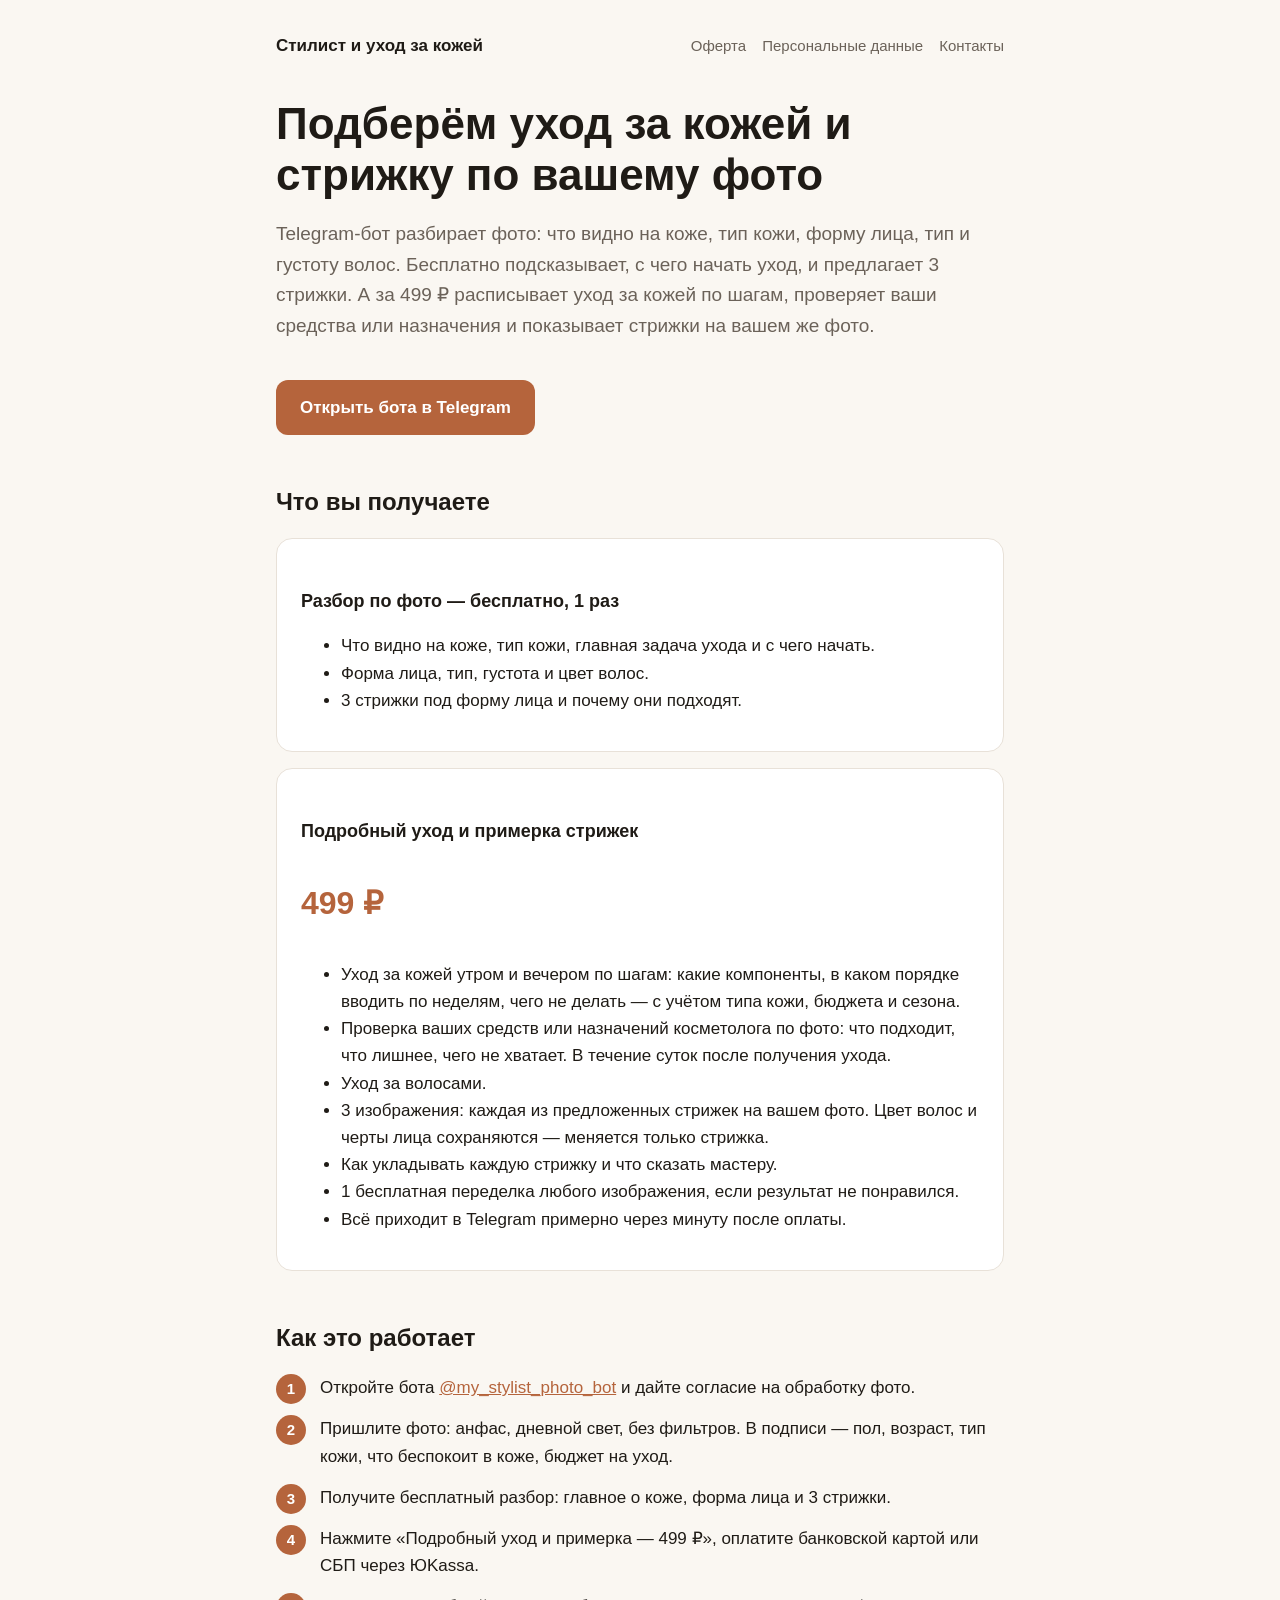
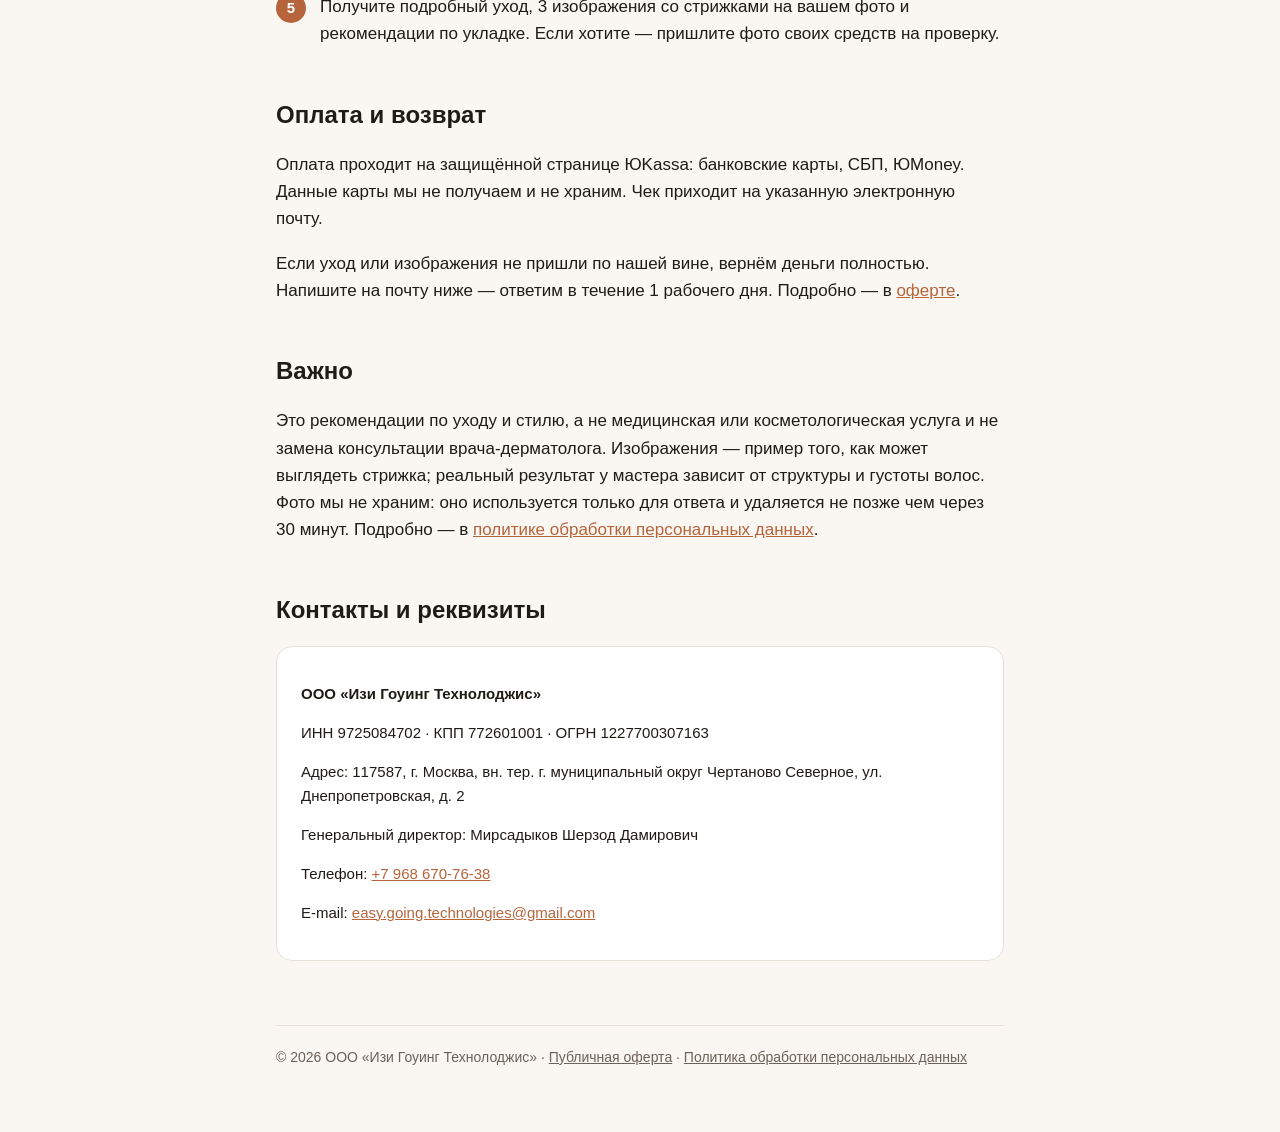
<file: index.html>
<!doctype html>
<html lang="ru">
<head>
<meta charset="utf-8">
<meta name="viewport" content="width=device-width, initial-scale=1">
<title>Стилист и уход за кожей — разбор по фото</title>
<meta name="description" content="Telegram-бот: пришлите фото — получите бесплатный разбор кожи и 3 стрижки под форму лица. Подробный уход за кожей, проверка ваших средств и примерка стрижек на вашем фото — 499 ₽.">
<link rel="stylesheet" href="style.css">
</head>
<body>
<div class="wrap">
<header>
  <a href="index.html">Стилист и уход за кожей</a>
  <nav><a href="offer.html">Оферта</a><a href="privacy.html">Персональные данные</a><a href="#contacts">Контакты</a></nav>
</header>

<h1>Подберём уход за кожей и стрижку по вашему фото</h1>
<p class="lead">Telegram-бот разбирает фото: что видно на коже, тип кожи, форму лица, тип и густоту волос. Бесплатно подсказывает, с чего начать уход, и предлагает 3 стрижки. А за 499 ₽ расписывает уход за кожей по шагам, проверяет ваши средства или назначения и показывает стрижки на вашем же фото.</p>
<a class="cta" href="https://t.me/my_stylist_photo_bot">Открыть бота в Telegram</a>

<h2>Что вы получаете</h2>
<div class="card">
  <h3>Разбор по фото — бесплатно, 1 раз</h3>
  <ul>
    <li>Что видно на коже, тип кожи, главная задача ухода и с чего начать.</li>
    <li>Форма лица, тип, густота и цвет волос.</li>
    <li>3 стрижки под форму лица и почему они подходят.</li>
  </ul>
</div>
<div class="card">
  <h3>Подробный уход и примерка стрижек</h3>
  <p class="price">499 ₽</p>
  <ul>
    <li>Уход за кожей утром и вечером по шагам: какие компоненты, в каком порядке вводить по неделям, чего не делать — с учётом типа кожи, бюджета и сезона.</li>
    <li>Проверка ваших средств или назначений косметолога по фото: что подходит, что лишнее, чего не хватает. В течение суток после получения ухода.</li>
    <li>Уход за волосами.</li>
    <li>3 изображения: каждая из предложенных стрижек на вашем фото. Цвет волос и черты лица сохраняются — меняется только стрижка.</li>
    <li>Как укладывать каждую стрижку и что сказать мастеру.</li>
    <li>1 бесплатная переделка любого изображения, если результат не понравился.</li>
    <li>Всё приходит в Telegram примерно через минуту после оплаты.</li>
  </ul>
</div>

<h2>Как это работает</h2>
<ol class="steps">
  <li>Откройте бота <a href="https://t.me/my_stylist_photo_bot">@my_stylist_photo_bot</a> и дайте согласие на обработку фото.</li>
  <li>Пришлите фото: анфас, дневной свет, без фильтров. В подписи — пол, возраст, тип кожи, что беспокоит в коже, бюджет на уход.</li>
  <li>Получите бесплатный разбор: главное о коже, форма лица и 3 стрижки.</li>
  <li>Нажмите «Подробный уход и примерка — 499 ₽», оплатите банковской картой или СБП через ЮKassa.</li>
  <li>Получите подробный уход, 3 изображения со стрижками на вашем фото и рекомендации по укладке. Если хотите — пришлите фото своих средств на проверку.</li>
</ol>

<h2>Оплата и возврат</h2>
<p>Оплата проходит на защищённой странице ЮKassa: банковские карты, СБП, ЮMoney. Данные карты мы не получаем и не храним. Чек приходит на указанную электронную почту.</p>
<p>Если уход или изображения не пришли по нашей вине, вернём деньги полностью. Напишите на почту ниже — ответим в течение 1 рабочего дня. Подробно — в <a href="offer.html">оферте</a>.</p>

<h2>Важно</h2>
<p>Это рекомендации по уходу и стилю, а не медицинская или косметологическая услуга и не замена консультации врача-дерматолога. Изображения — пример того, как может выглядеть стрижка; реальный результат у мастера зависит от структуры и густоты волос. Фото мы не храним: оно используется только для ответа и удаляется не позже чем через 30 минут. Подробно — в <a href="privacy.html">политике обработки персональных данных</a>.</p>

<h2 id="contacts">Контакты и реквизиты</h2>
<div class="card req">
  <p><b>ООО «Изи Гоуинг Технолоджис»</b></p>
  <p>ИНН 9725084702 · КПП 772601001 · ОГРН 1227700307163</p>
  <p>Адрес: 117587, г. Москва, вн. тер. г. муниципальный округ Чертаново Северное, ул. Днепропетровская, д. 2</p>
  <p>Генеральный директор: Мирсадыков Шерзод Дамирович</p>
  <p>Телефон: <a href="tel:+79686707638">+7 968 670-76-38</a></p>
  <p>E-mail: <a href="mailto:easy.going.technologies@gmail.com">easy.going.technologies@gmail.com</a></p>
</div>

<footer>
  © 2026 ООО «Изи Гоуинг Технолоджис» · <a href="offer.html">Публичная оферта</a> · <a href="privacy.html">Политика обработки персональных данных</a>
</footer>
</div>
</body>
</html>
</file>
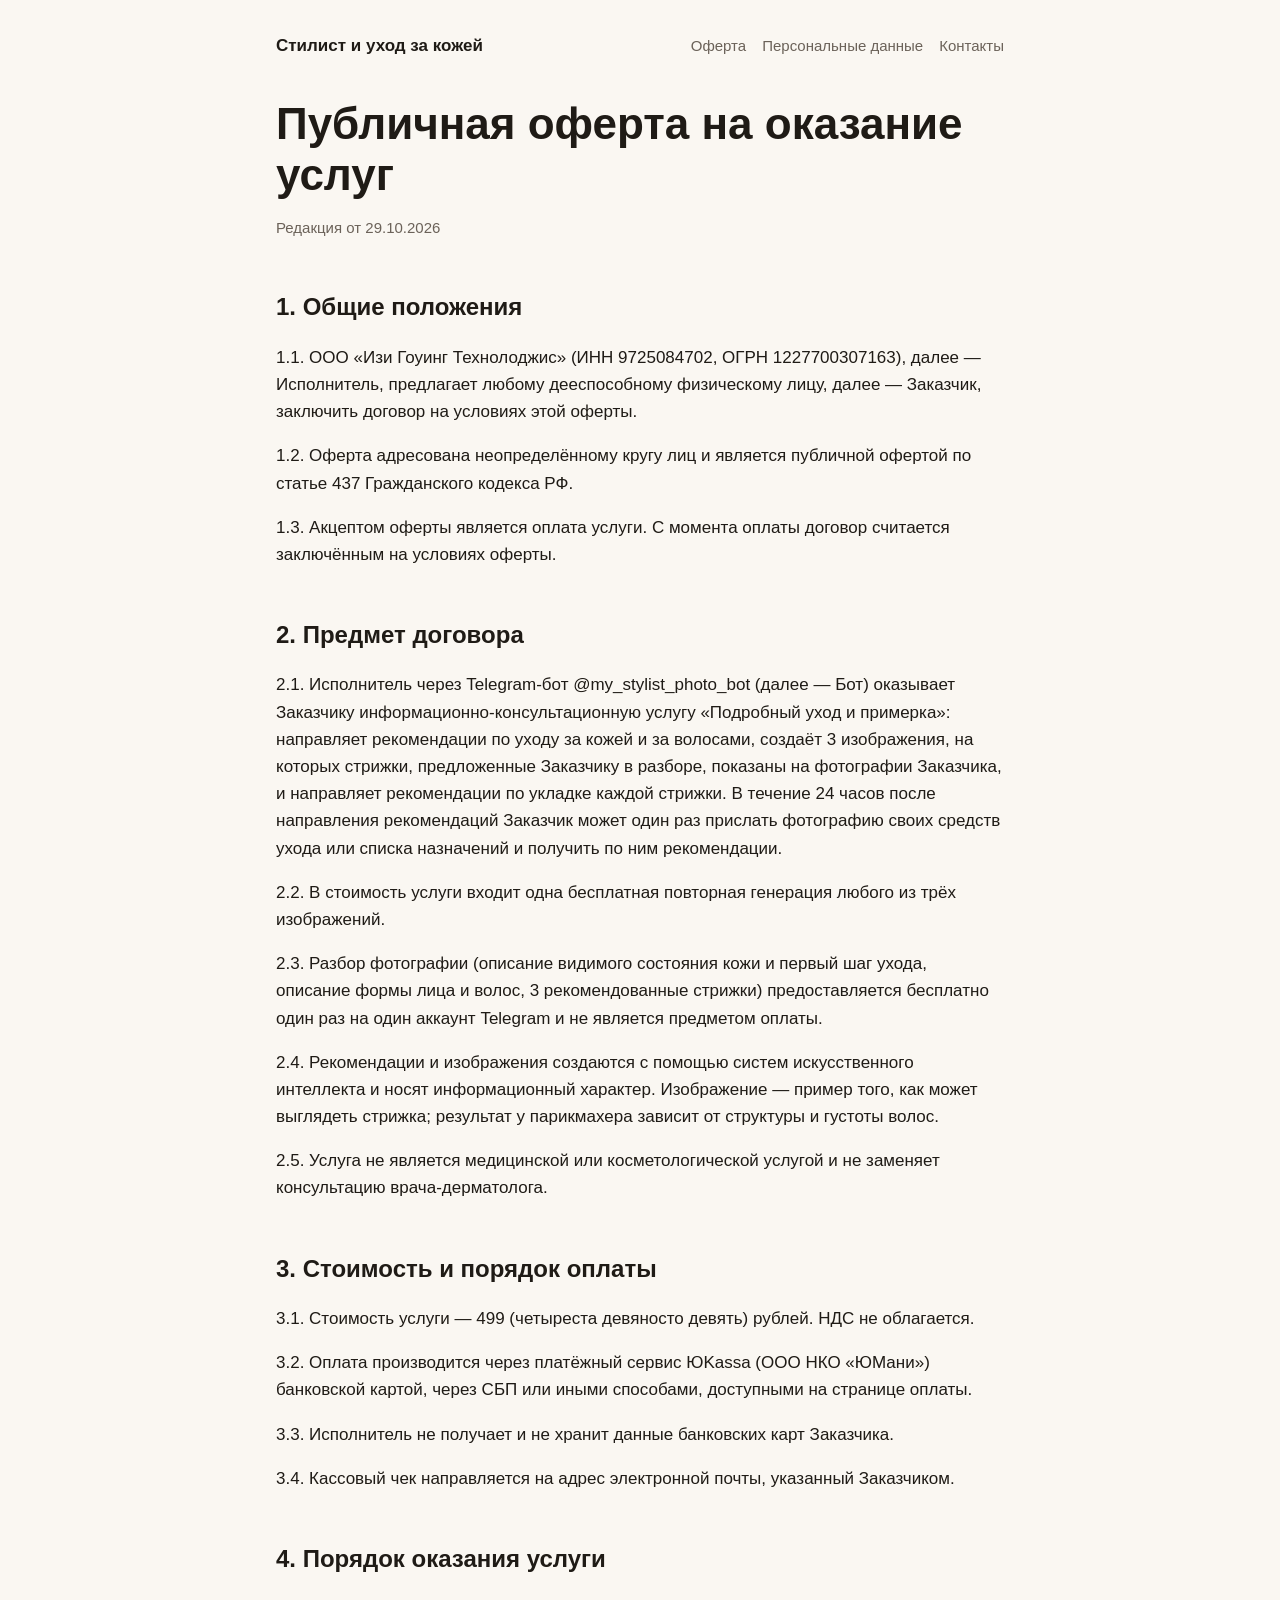
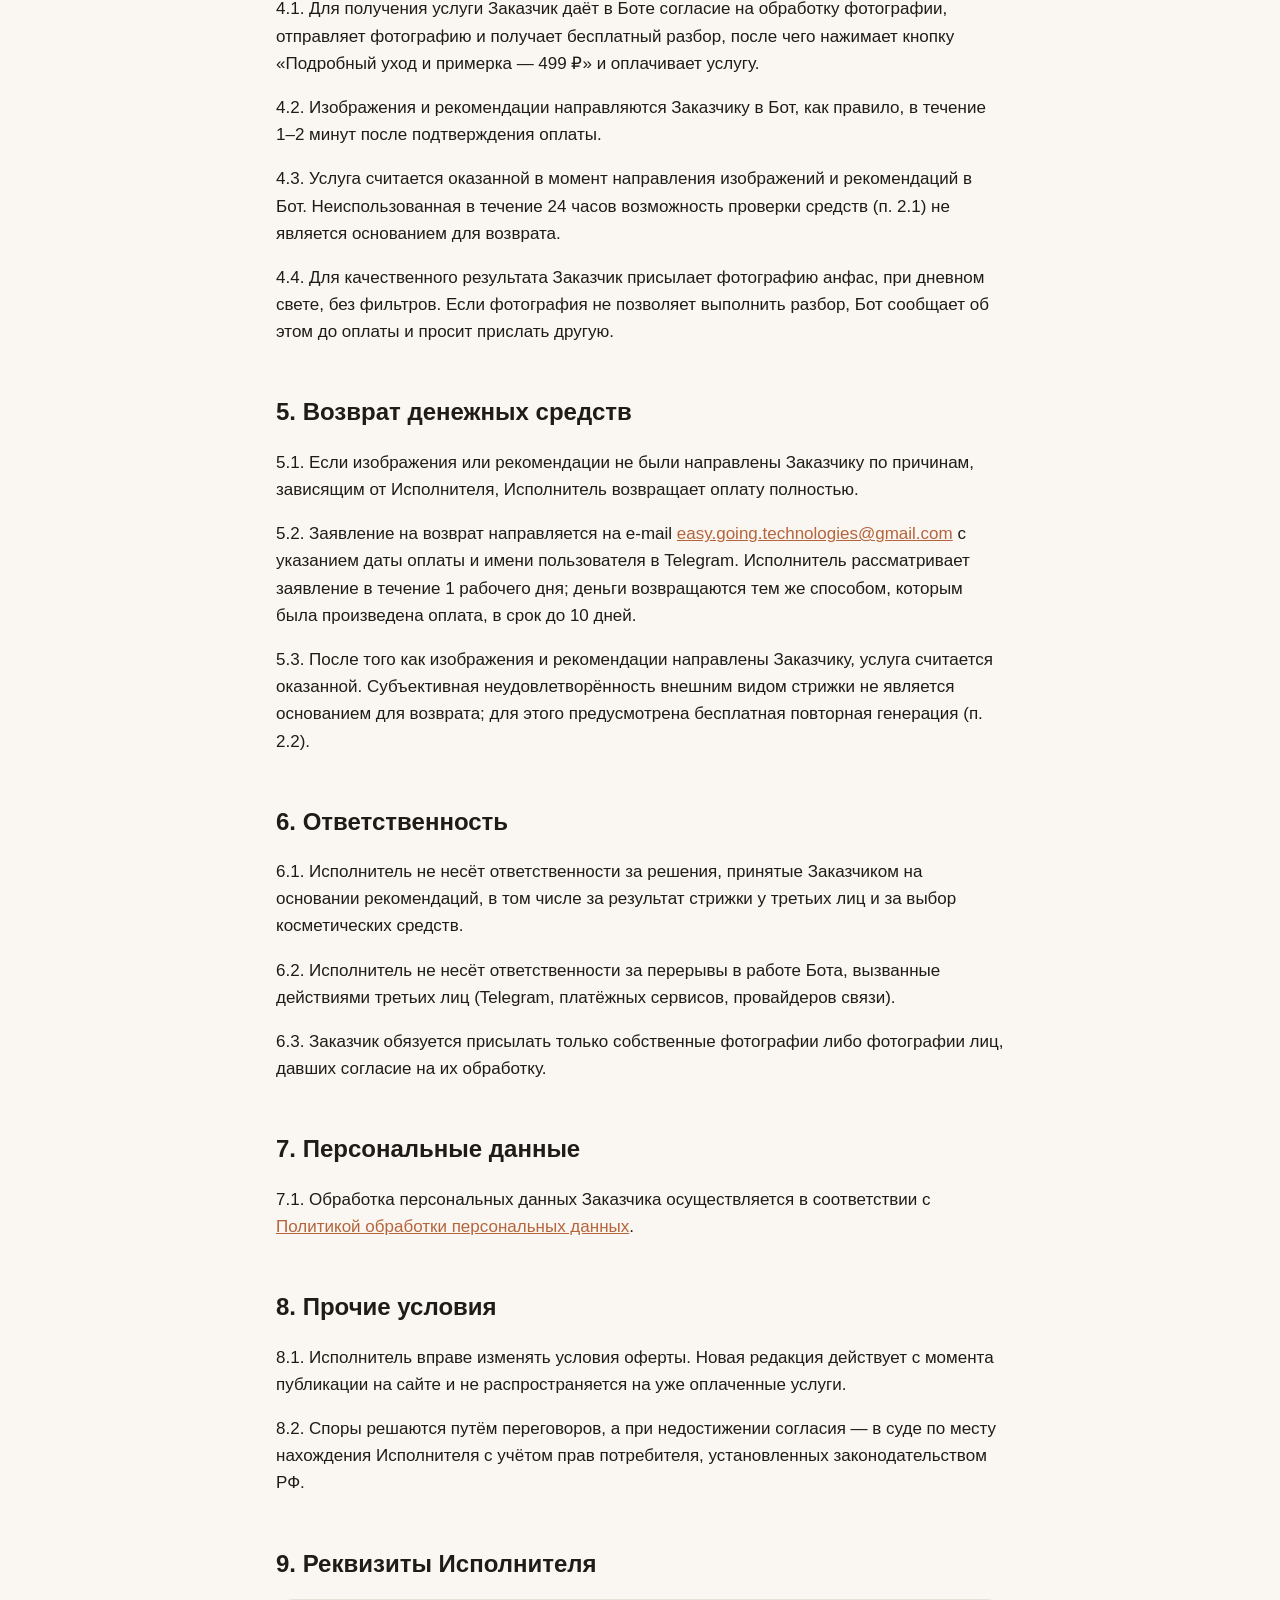
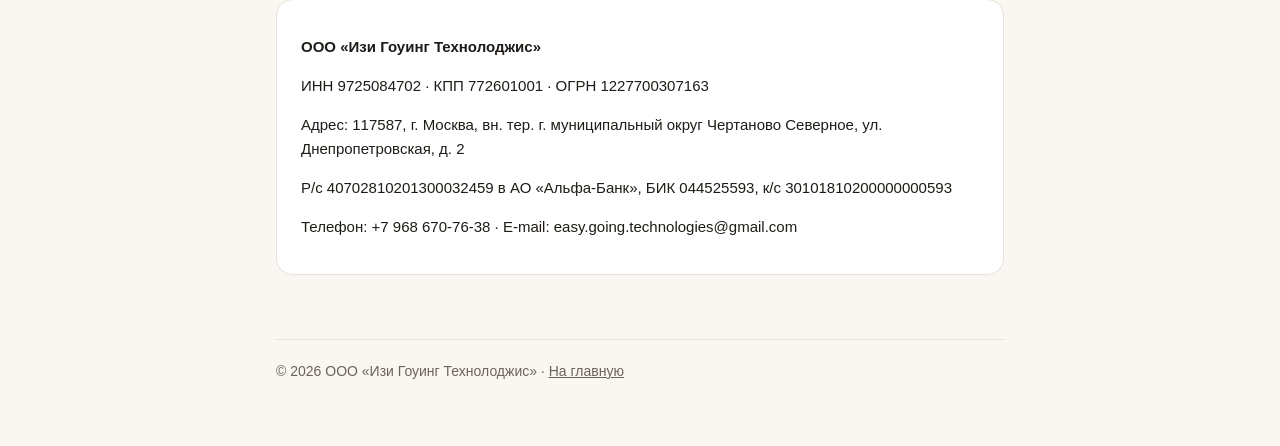
<file: offer.html>
<!doctype html>
<html lang="ru">
<head>
<meta charset="utf-8">
<meta name="viewport" content="width=device-width, initial-scale=1">
<title>Публичная оферта — Стилист и уход за кожей</title>
<link rel="stylesheet" href="style.css">
</head>
<body>
<div class="wrap">
<header>
  <a href="index.html">Стилист и уход за кожей</a>
  <nav><a href="offer.html">Оферта</a><a href="privacy.html">Персональные данные</a><a href="index.html#contacts">Контакты</a></nav>
</header>

<h1>Публичная оферта на оказание услуг</h1>
<p class="req">Редакция от 29.10.2026</p>

<h2>1. Общие положения</h2>
<p>1.1. ООО «Изи Гоуинг Технолоджис» (ИНН 9725084702, ОГРН 1227700307163), далее — Исполнитель, предлагает любому дееспособному физическому лицу, далее — Заказчик, заключить договор на условиях этой оферты.</p>
<p>1.2. Оферта адресована неопределённому кругу лиц и является публичной офертой по статье 437 Гражданского кодекса РФ.</p>
<p>1.3. Акцептом оферты является оплата услуги. С момента оплаты договор считается заключённым на условиях оферты.</p>

<h2>2. Предмет договора</h2>
<p>2.1. Исполнитель через Telegram-бот @my_stylist_photo_bot (далее — Бот) оказывает Заказчику информационно-консультационную услугу «Подробный уход и примерка»: направляет рекомендации по уходу за кожей и за волосами, создаёт 3 изображения, на которых стрижки, предложенные Заказчику в разборе, показаны на фотографии Заказчика, и направляет рекомендации по укладке каждой стрижки. В течение 24 часов после направления рекомендаций Заказчик может один раз прислать фотографию своих средств ухода или списка назначений и получить по ним рекомендации.</p>
<p>2.2. В стоимость услуги входит одна бесплатная повторная генерация любого из трёх изображений.</p>
<p>2.3. Разбор фотографии (описание видимого состояния кожи и первый шаг ухода, описание формы лица и волос, 3 рекомендованные стрижки) предоставляется бесплатно один раз на один аккаунт Telegram и не является предметом оплаты.</p>
<p>2.4. Рекомендации и изображения создаются с помощью систем искусственного интеллекта и носят информационный характер. Изображение — пример того, как может выглядеть стрижка; результат у парикмахера зависит от структуры и густоты волос.</p>
<p>2.5. Услуга не является медицинской или косметологической услугой и не заменяет консультацию врача-дерматолога.</p>

<h2>3. Стоимость и порядок оплаты</h2>
<p>3.1. Стоимость услуги — 499 (четыреста девяносто девять) рублей. НДС не облагается.</p>
<p>3.2. Оплата производится через платёжный сервис ЮKassa (ООО НКО «ЮМани») банковской картой, через СБП или иными способами, доступными на странице оплаты.</p>
<p>3.3. Исполнитель не получает и не хранит данные банковских карт Заказчика.</p>
<p>3.4. Кассовый чек направляется на адрес электронной почты, указанный Заказчиком.</p>

<h2>4. Порядок оказания услуги</h2>
<p>4.1. Для получения услуги Заказчик даёт в Боте согласие на обработку фотографии, отправляет фотографию и получает бесплатный разбор, после чего нажимает кнопку «Подробный уход и примерка — 499 ₽» и оплачивает услугу.</p>
<p>4.2. Изображения и рекомендации направляются Заказчику в Бот, как правило, в течение 1–2 минут после подтверждения оплаты.</p>
<p>4.3. Услуга считается оказанной в момент направления изображений и рекомендаций в Бот. Неиспользованная в течение 24 часов возможность проверки средств (п. 2.1) не является основанием для возврата.</p>
<p>4.4. Для качественного результата Заказчик присылает фотографию анфас, при дневном свете, без фильтров. Если фотография не позволяет выполнить разбор, Бот сообщает об этом до оплаты и просит прислать другую.</p>

<h2>5. Возврат денежных средств</h2>
<p>5.1. Если изображения или рекомендации не были направлены Заказчику по причинам, зависящим от Исполнителя, Исполнитель возвращает оплату полностью.</p>
<p>5.2. Заявление на возврат направляется на e-mail <a href="mailto:easy.going.technologies@gmail.com">easy.going.technologies@gmail.com</a> с указанием даты оплаты и имени пользователя в Telegram. Исполнитель рассматривает заявление в течение 1 рабочего дня; деньги возвращаются тем же способом, которым была произведена оплата, в срок до 10 дней.</p>
<p>5.3. После того как изображения и рекомендации направлены Заказчику, услуга считается оказанной. Субъективная неудовлетворённость внешним видом стрижки не является основанием для возврата; для этого предусмотрена бесплатная повторная генерация (п. 2.2).</p>

<h2>6. Ответственность</h2>
<p>6.1. Исполнитель не несёт ответственности за решения, принятые Заказчиком на основании рекомендаций, в том числе за результат стрижки у третьих лиц и за выбор косметических средств.</p>
<p>6.2. Исполнитель не несёт ответственности за перерывы в работе Бота, вызванные действиями третьих лиц (Telegram, платёжных сервисов, провайдеров связи).</p>
<p>6.3. Заказчик обязуется присылать только собственные фотографии либо фотографии лиц, давших согласие на их обработку.</p>

<h2>7. Персональные данные</h2>
<p>7.1. Обработка персональных данных Заказчика осуществляется в соответствии с <a href="privacy.html">Политикой обработки персональных данных</a>.</p>

<h2>8. Прочие условия</h2>
<p>8.1. Исполнитель вправе изменять условия оферты. Новая редакция действует с момента публикации на сайте и не распространяется на уже оплаченные услуги.</p>
<p>8.2. Споры решаются путём переговоров, а при недостижении согласия — в суде по месту нахождения Исполнителя с учётом прав потребителя, установленных законодательством РФ.</p>

<h2>9. Реквизиты Исполнителя</h2>
<div class="card req">
  <p><b>ООО «Изи Гоуинг Технолоджис»</b></p>
  <p>ИНН 9725084702 · КПП 772601001 · ОГРН 1227700307163</p>
  <p>Адрес: 117587, г. Москва, вн. тер. г. муниципальный округ Чертаново Северное, ул. Днепропетровская, д. 2</p>
  <p>Р/с 40702810201300032459 в АО «Альфа-Банк», БИК 044525593, к/с 30101810200000000593</p>
  <p>Телефон: +7 968 670-76-38 · E-mail: easy.going.technologies@gmail.com</p>
</div>

<footer>© 2026 ООО «Изи Гоуинг Технолоджис» · <a href="index.html">На главную</a></footer>
</div>
</body>
</html>
</file>
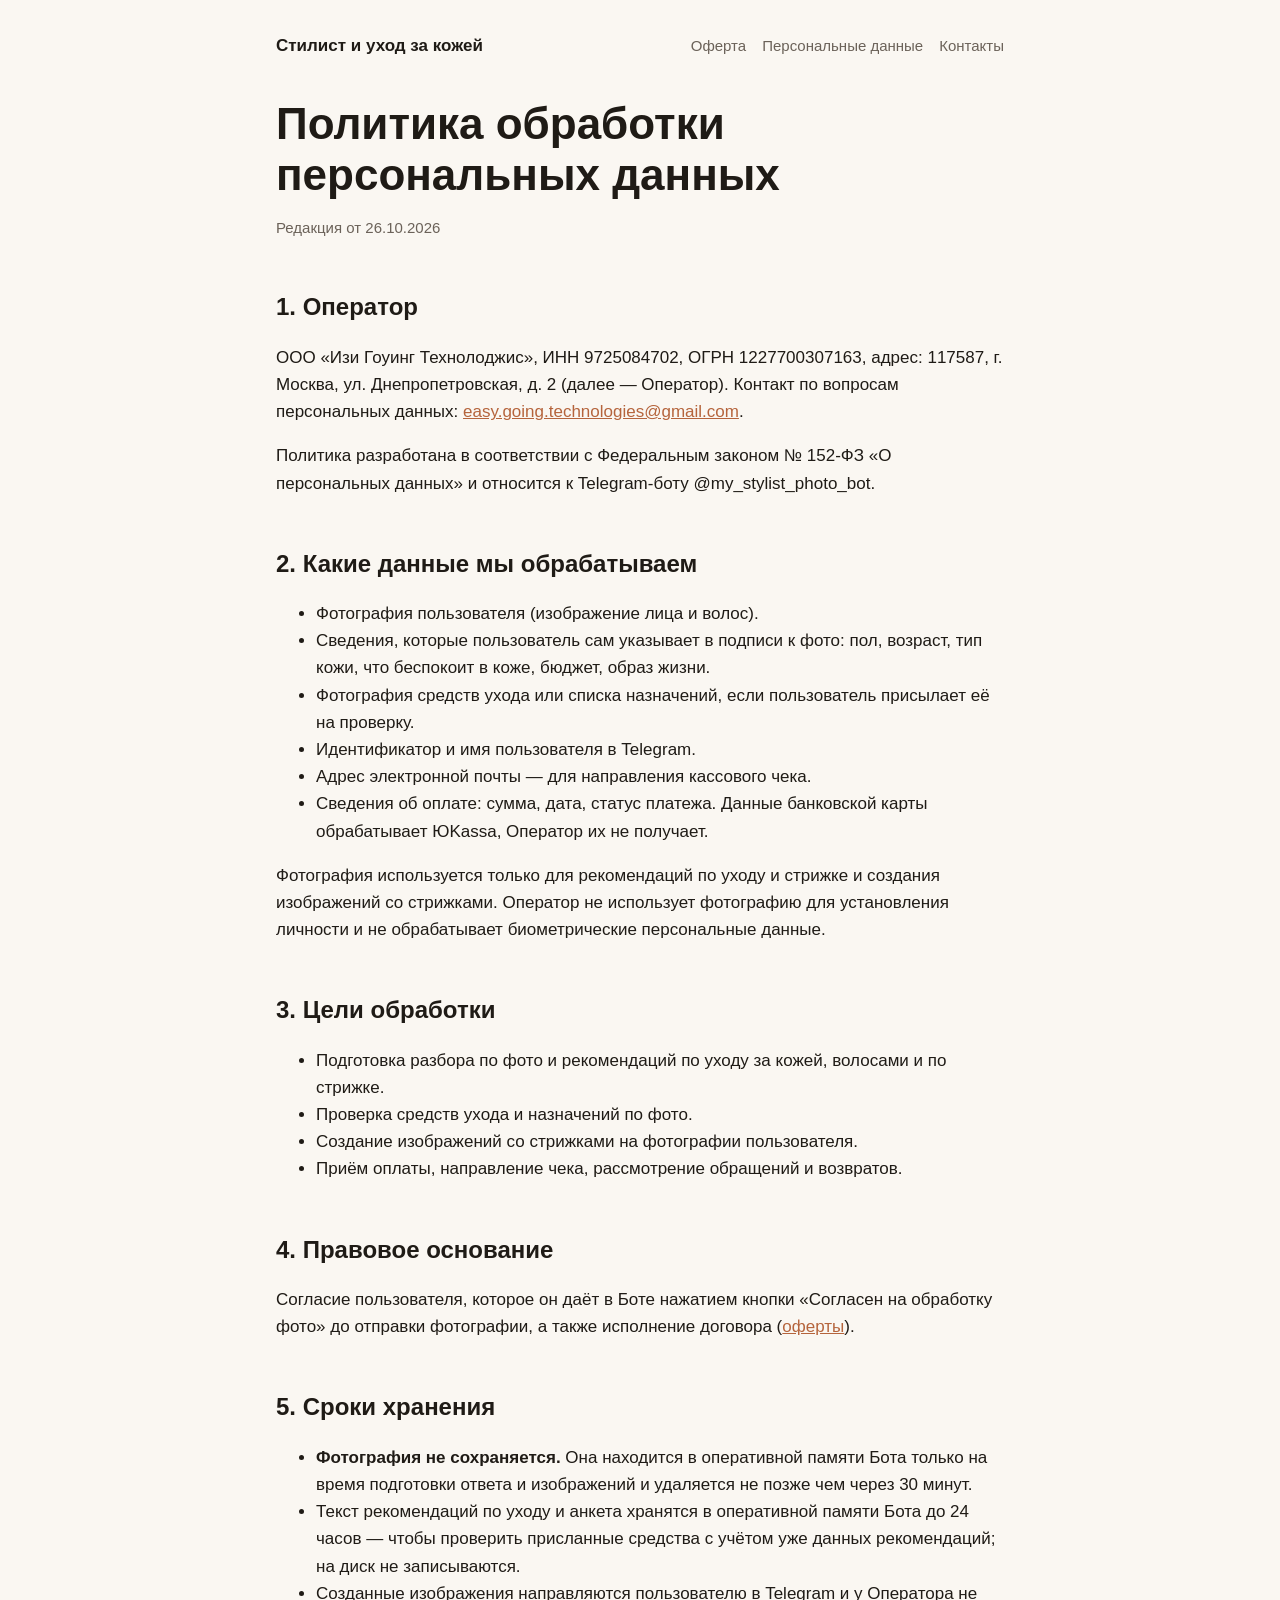
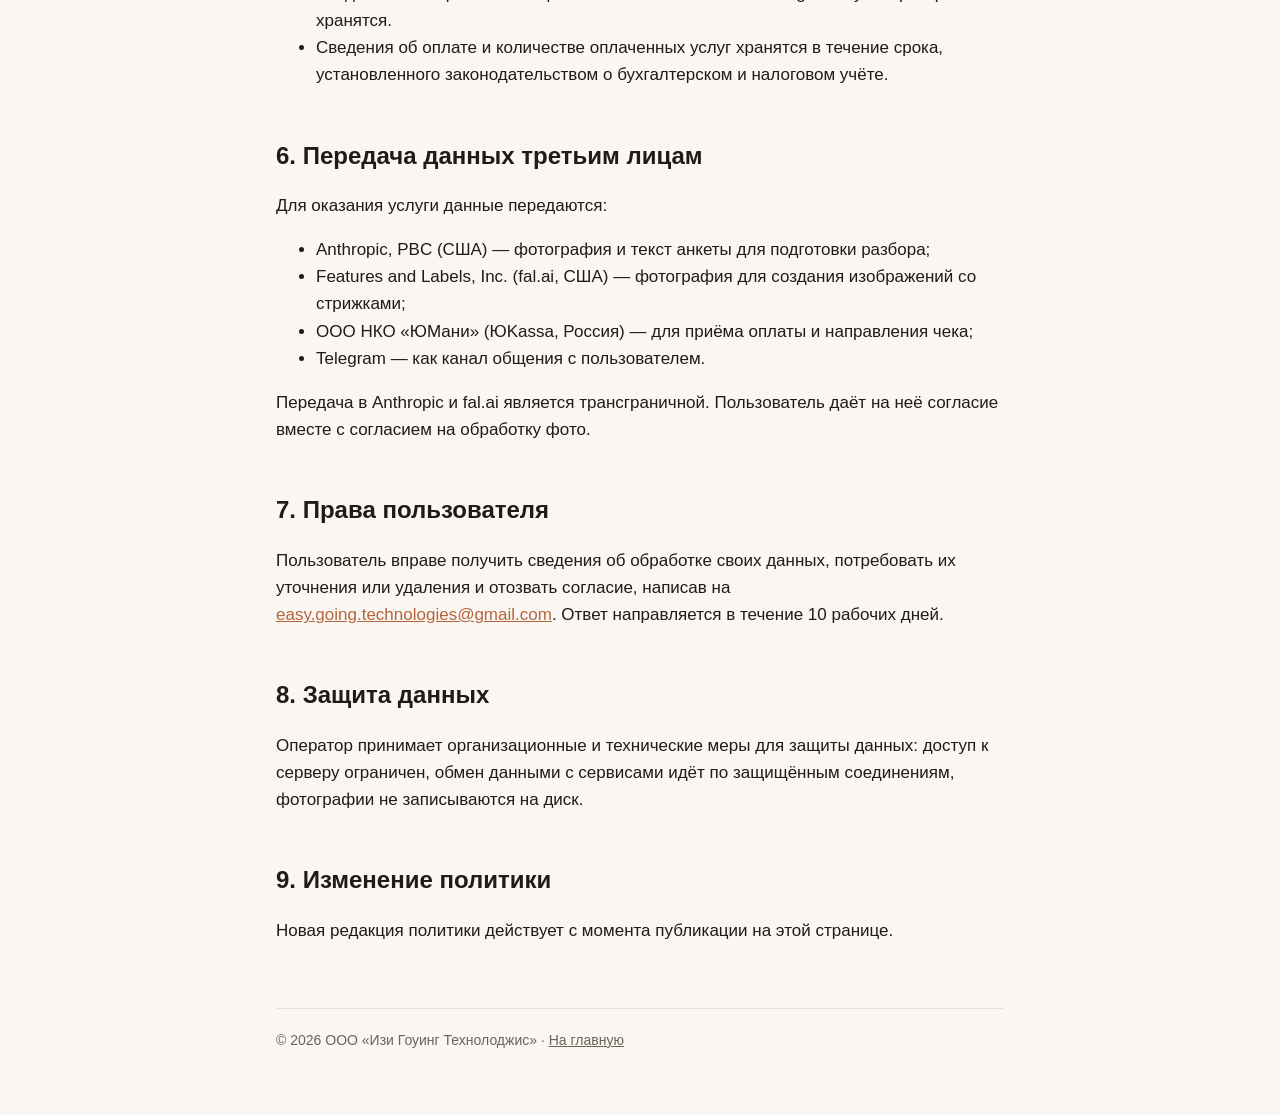
<file: privacy.html>
<!doctype html>
<html lang="ru">
<head>
<meta charset="utf-8">
<meta name="viewport" content="width=device-width, initial-scale=1">
<title>Политика обработки персональных данных — Стилист и уход за кожей</title>
<link rel="stylesheet" href="style.css">
</head>
<body>
<div class="wrap">
<header>
  <a href="index.html">Стилист и уход за кожей</a>
  <nav><a href="offer.html">Оферта</a><a href="privacy.html">Персональные данные</a><a href="index.html#contacts">Контакты</a></nav>
</header>

<h1>Политика обработки персональных данных</h1>
<p class="req">Редакция от 26.10.2026</p>

<h2>1. Оператор</h2>
<p>ООО «Изи Гоуинг Технолоджис», ИНН 9725084702, ОГРН 1227700307163, адрес: 117587, г. Москва, ул. Днепропетровская, д. 2 (далее — Оператор). Контакт по вопросам персональных данных: <a href="mailto:easy.going.technologies@gmail.com">easy.going.technologies@gmail.com</a>.</p>
<p>Политика разработана в соответствии с Федеральным законом № 152-ФЗ «О персональных данных» и относится к Telegram-боту @my_stylist_photo_bot.</p>

<h2>2. Какие данные мы обрабатываем</h2>
<ul>
  <li>Фотография пользователя (изображение лица и волос).</li>
  <li>Сведения, которые пользователь сам указывает в подписи к фото: пол, возраст, тип кожи, что беспокоит в коже, бюджет, образ жизни.</li>
  <li>Фотография средств ухода или списка назначений, если пользователь присылает её на проверку.</li>
  <li>Идентификатор и имя пользователя в Telegram.</li>
  <li>Адрес электронной почты — для направления кассового чека.</li>
  <li>Сведения об оплате: сумма, дата, статус платежа. Данные банковской карты обрабатывает ЮKassa, Оператор их не получает.</li>
</ul>
<p>Фотография используется только для рекомендаций по уходу и стрижке и создания изображений со стрижками. Оператор не использует фотографию для установления личности и не обрабатывает биометрические персональные данные.</p>

<h2>3. Цели обработки</h2>
<ul>
  <li>Подготовка разбора по фото и рекомендаций по уходу за кожей, волосами и по стрижке.</li>
  <li>Проверка средств ухода и назначений по фото.</li>
  <li>Создание изображений со стрижками на фотографии пользователя.</li>
  <li>Приём оплаты, направление чека, рассмотрение обращений и возвратов.</li>
</ul>

<h2>4. Правовое основание</h2>
<p>Согласие пользователя, которое он даёт в Боте нажатием кнопки «Согласен на обработку фото» до отправки фотографии, а также исполнение договора (<a href="offer.html">оферты</a>).</p>

<h2>5. Сроки хранения</h2>
<ul>
  <li><b>Фотография не сохраняется.</b> Она находится в оперативной памяти Бота только на время подготовки ответа и изображений и удаляется не позже чем через 30 минут.</li>
  <li>Текст рекомендаций по уходу и анкета хранятся в оперативной памяти Бота до 24 часов — чтобы проверить присланные средства с учётом уже данных рекомендаций; на диск не записываются.</li>
  <li>Созданные изображения направляются пользователю в Telegram и у Оператора не хранятся.</li>
  <li>Сведения об оплате и количестве оплаченных услуг хранятся в течение срока, установленного законодательством о бухгалтерском и налоговом учёте.</li>
</ul>

<h2>6. Передача данных третьим лицам</h2>
<p>Для оказания услуги данные передаются:</p>
<ul>
  <li>Anthropic, PBC (США) — фотография и текст анкеты для подготовки разбора;</li>
  <li>Features and Labels, Inc. (fal.ai, США) — фотография для создания изображений со стрижками;</li>
  <li>ООО НКО «ЮМани» (ЮKassa, Россия) — для приёма оплаты и направления чека;</li>
  <li>Telegram — как канал общения с пользователем.</li>
</ul>
<p>Передача в Anthropic и fal.ai является трансграничной. Пользователь даёт на неё согласие вместе с согласием на обработку фото.</p>

<h2>7. Права пользователя</h2>
<p>Пользователь вправе получить сведения об обработке своих данных, потребовать их уточнения или удаления и отозвать согласие, написав на <a href="mailto:easy.going.technologies@gmail.com">easy.going.technologies@gmail.com</a>. Ответ направляется в течение 10 рабочих дней.</p>

<h2>8. Защита данных</h2>
<p>Оператор принимает организационные и технические меры для защиты данных: доступ к серверу ограничен, обмен данными с сервисами идёт по защищённым соединениям, фотографии не записываются на диск.</p>

<h2>9. Изменение политики</h2>
<p>Новая редакция политики действует с момента публикации на этой странице.</p>

<footer>© 2026 ООО «Изи Гоуинг Технолоджис» · <a href="index.html">На главную</a></footer>
</div>
</body>
</html>
</file>
<file: style.css>
:root {
  --bg: #faf7f2;
  --card: #ffffff;
  --text: #1f1b16;
  --muted: #6b6259;
  --accent: #b5643c;
  --line: #e8e1d8;
}
@media (prefers-color-scheme: dark) {
  :root { --bg: #17140f; --card: #211d17; --text: #f1ebe3; --muted: #a89e92; --accent: #e08a5c; --line: #353028; }
}
* { box-sizing: border-box; }
body {
  margin: 0; background: var(--bg); color: var(--text);
  font: 17px/1.6 -apple-system, BlinkMacSystemFont, "Segoe UI", Roboto, Arial, sans-serif;
}
.wrap { max-width: 760px; margin: 0 auto; padding: 32px 16px 64px; }
header { display: flex; justify-content: space-between; align-items: center; gap: 12px; flex-wrap: wrap; margin-bottom: 40px; }
header a { color: var(--text); text-decoration: none; font-weight: 600; }
nav a { color: var(--muted); margin-left: 16px; font-weight: 400; font-size: 15px; }
nav a:first-child { margin-left: 0; }
h1 { font-size: clamp(30px, 6vw, 44px); line-height: 1.15; margin: 0 0 16px; }
h2 { font-size: 24px; margin: 48px 0 12px; }
h3 { font-size: 18px; margin: 28px 0 8px; }
p, li { color: var(--text); }
.lead { font-size: 19px; color: var(--muted); }
.cta {
  display: inline-block; margin-top: 20px; padding: 14px 24px; border-radius: 12px;
  background: var(--accent); color: #fff; text-decoration: none; font-weight: 600;
}
.card { background: var(--card); border: 1px solid var(--line); border-radius: 16px; padding: 20px 24px; margin: 16px 0; }
.price { font-size: 32px; font-weight: 700; color: var(--accent); }
.steps { counter-reset: s; list-style: none; padding: 0; }
.steps li { counter-increment: s; padding-left: 44px; position: relative; margin: 14px 0; }
.steps li::before {
  content: counter(s); position: absolute; left: 0; top: 0; width: 30px; height: 30px; border-radius: 50%;
  background: var(--accent); color: #fff; font-weight: 600; display: grid; place-items: center; font-size: 15px;
}
.req { font-size: 15px; color: var(--muted); }
.req b { color: var(--text); font-weight: 600; }
footer { margin-top: 64px; padding-top: 20px; border-top: 1px solid var(--line); font-size: 14px; color: var(--muted); }
footer a { color: var(--muted); }
a { color: var(--accent); }
</file>
